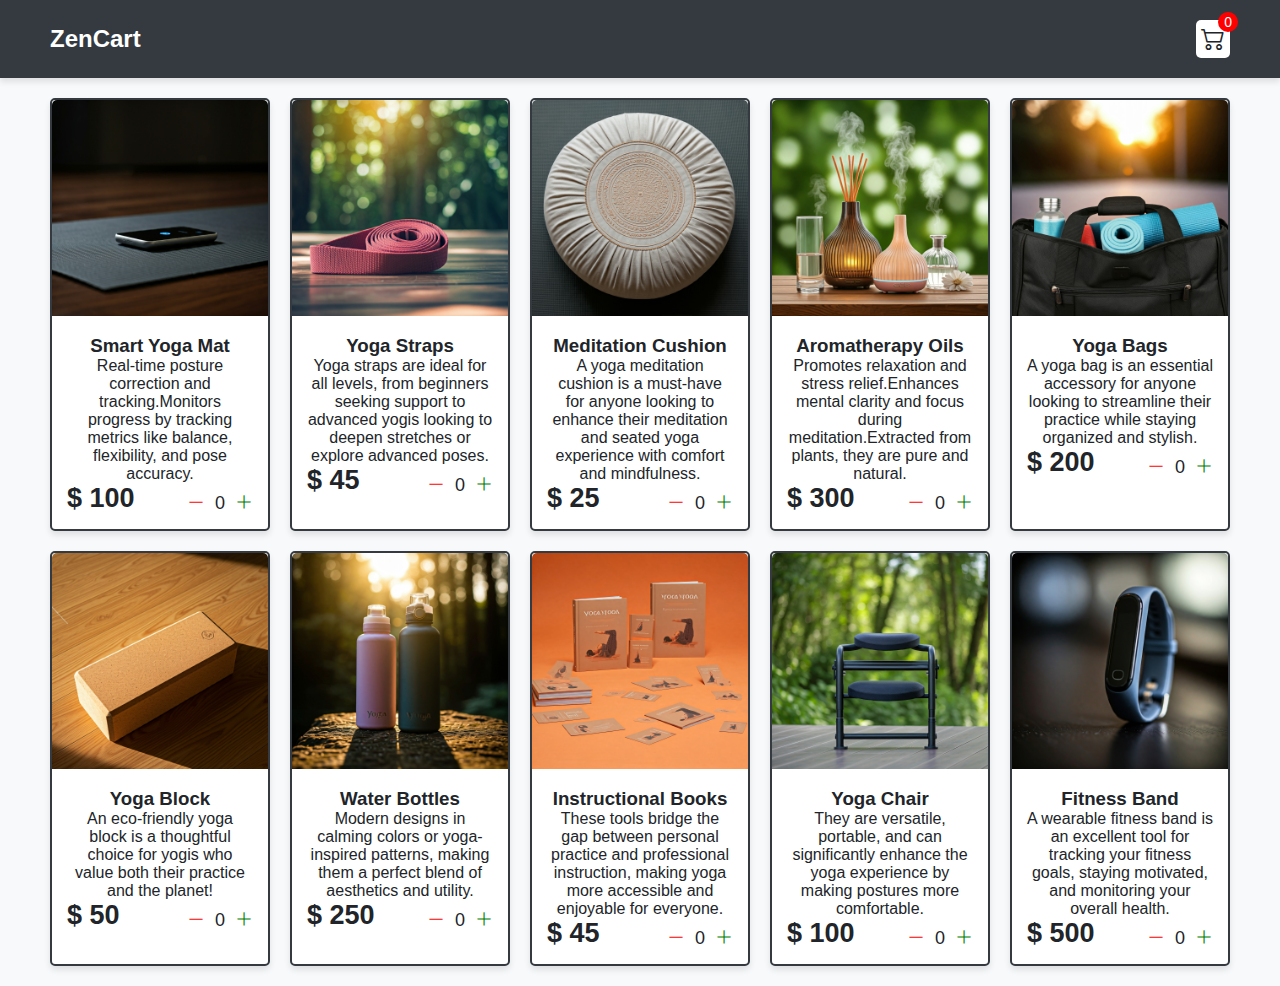
<file: index.html>
<!DOCTYPE html>
<html lang="en">
<head>
    <meta charset="UTF-8">
    <meta name="viewport" content="width=device-width, initial-scale=1.0">
    <title>ZenCart - Yoga Products</title>
    <link rel="stylesheet" href="src/style.css">
    <link rel="stylesheet" href="https://cdn.jsdelivr.net/npm/bootstrap-icons@1.11.3/font/bootstrap-icons.min.css">
</head>
<body>
    <!-- Navbar -->
    <div class="navbar">
        <a href="index.html">
            <h2>ZenCart</h2>
        </a>
        <a href="cart.html">
            <div class="cart">
                <i class="bi bi-cart2"></i>
                <div id="cartAmount" class="cartAmount">0</div>
            </div>
        </a>
    </div>

    <!-- Shop Section -->
    <div class="shop" id="shop">
        <!-- Dynamic Content Will Be Injected Here -->
    </div>
</body>
<script src="src/data.js"></script>
<script src="src/main.js"></script>
</html>
</file>
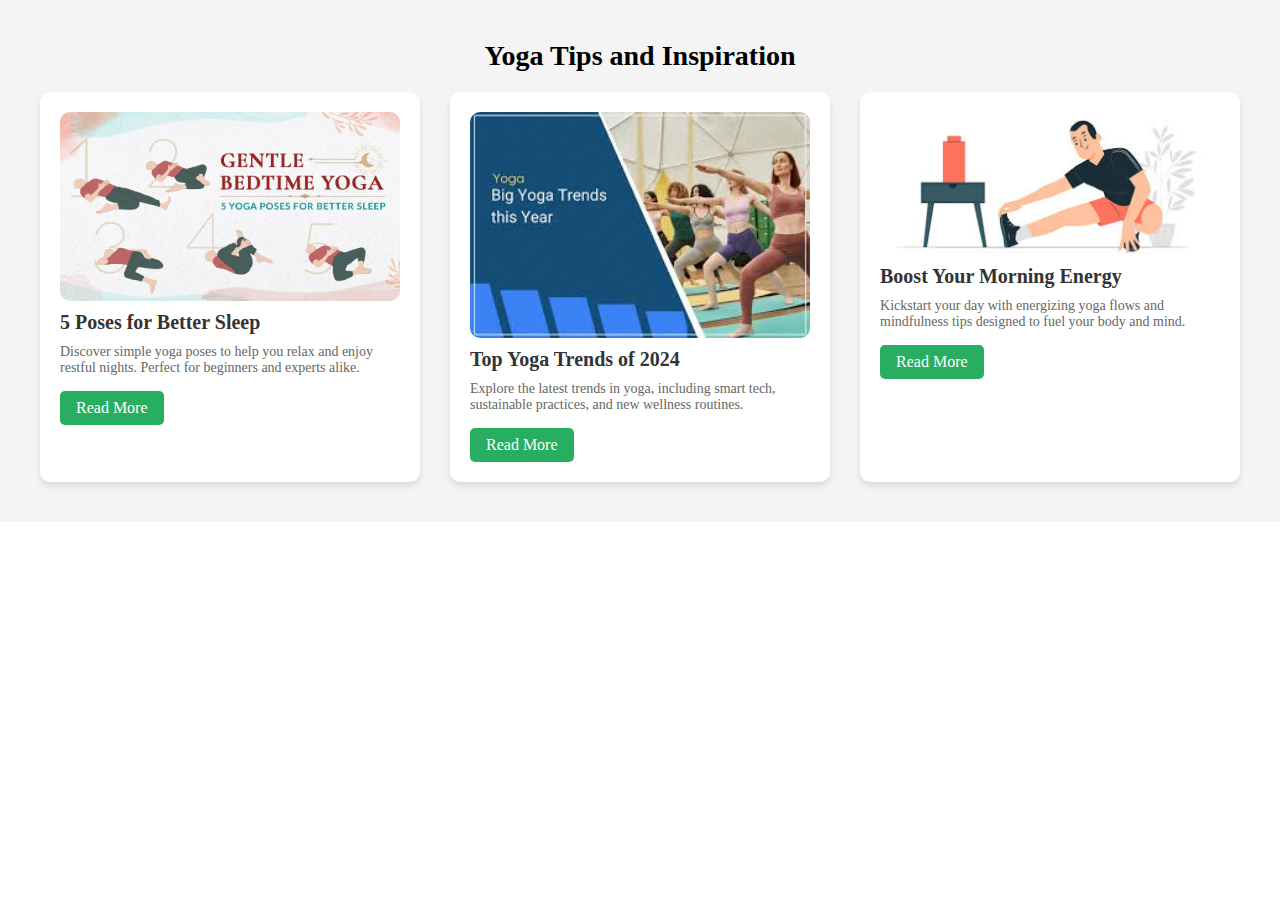
<file: blog.html>
<!DOCTYPE html>
<html lang="en">
<head>
    <meta charset="UTF-8">
    <meta name="viewport" content="width=device-width, initial-scale=1.0">
    <title>ZenCart - Yoga Products</title>
    <link rel="stylesheet" href="src/homestyles.css">
</head>
<body>
    <section class="blog">
        <h2>Yoga Tips and Inspiration</h2>
        <div class="blog-list">
            <div class="blog-item">
                <img src="images/yoga-poses.jpg" alt="5 Poses for Better Sleep">
                <h3>5 Poses for Better Sleep</h3>
                <p>Discover simple yoga poses to help you relax and enjoy restful nights. Perfect for beginners and experts alike.</p>
                <a href="https://www.fitsri.com/articles/yoga-mudra-for-sleep-cure-insomnia?gad_source=1&gclid=CjwKCAiA9IC6BhA3EiwAsbltOJJz8t1J6QTIqH5dwILmuxgK_YsijagUKRQyqWmOS6JWJM881kgH_hoClMsQAvD_BwE" class="btn-small">Read More</a>
            </div>
            <div class="blog-item">
                <img src="images/yoga-trends.jpg" alt="Top Yoga Trends of 2024">
                <h3>Top Yoga Trends of 2024</h3>
                <p>Explore the latest trends in yoga, including smart tech, sustainable practices, and new wellness routines.</p>
                <a href="https://www.swastiyogacenter.com/latest-yoga-trends/" class="btn-small">Read More</a>
            </div>
            <div class="blog-item">
                <img src="images/yoga-morning.jpg" alt="Boost Your Morning Energy">
                <h3>Boost Your Morning Energy</h3>
                <p>Kickstart your day with energizing yoga flows and mindfulness tips designed to fuel your body and mind.</p>
                <a href="https://www.webmd.com/balance/boost-energy" class="btn-small">Read More</a>
            </div>
        </div>
    </section>    
</body>
</html>
</file>
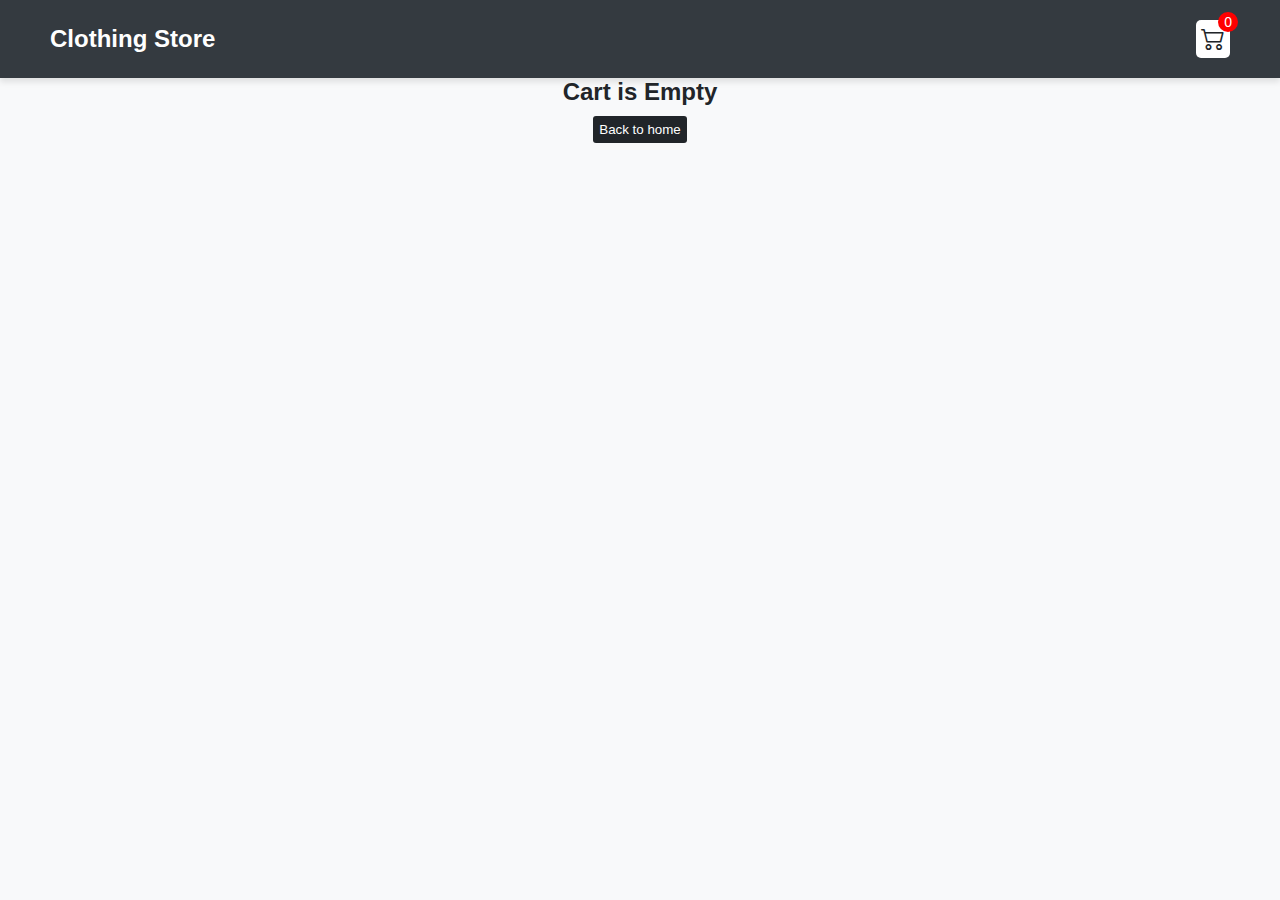
<file: cart.html>
<!DOCTYPE html>
<html lang="en">
<head>
    <meta charset="UTF-8">
    <meta name="viewport" content="width=device-width, initial-scale=1.0">
    <title>Shopping Cart</title>
    <link rel="stylesheet" href="src/style.css">
    <link rel="stylesheet" href="https://cdn.jsdelivr.net/npm/bootstrap-icons@1.11.3/font/bootstrap-icons.min.css">
</head>
<body>
    <div class="navbar">
        <a href="index.html">
        <h2>Clothing Store</h2>
        </a>
    
        <a href="cart.html">
        <div class="cart">
            <i class="bi bi-cart2"></i>
            <div id="cartAmount" class="cartAmount">0</div>
        </div>
        </a>
       </div> 
   
       <div id="label" class="text-center"></div>
       
       <div class="shopping-cart" id="shopping-cart"></div>
</body>       
<script src="src/data.js"></script>
<script src="src/cart.js"></script>
</html>
</file>
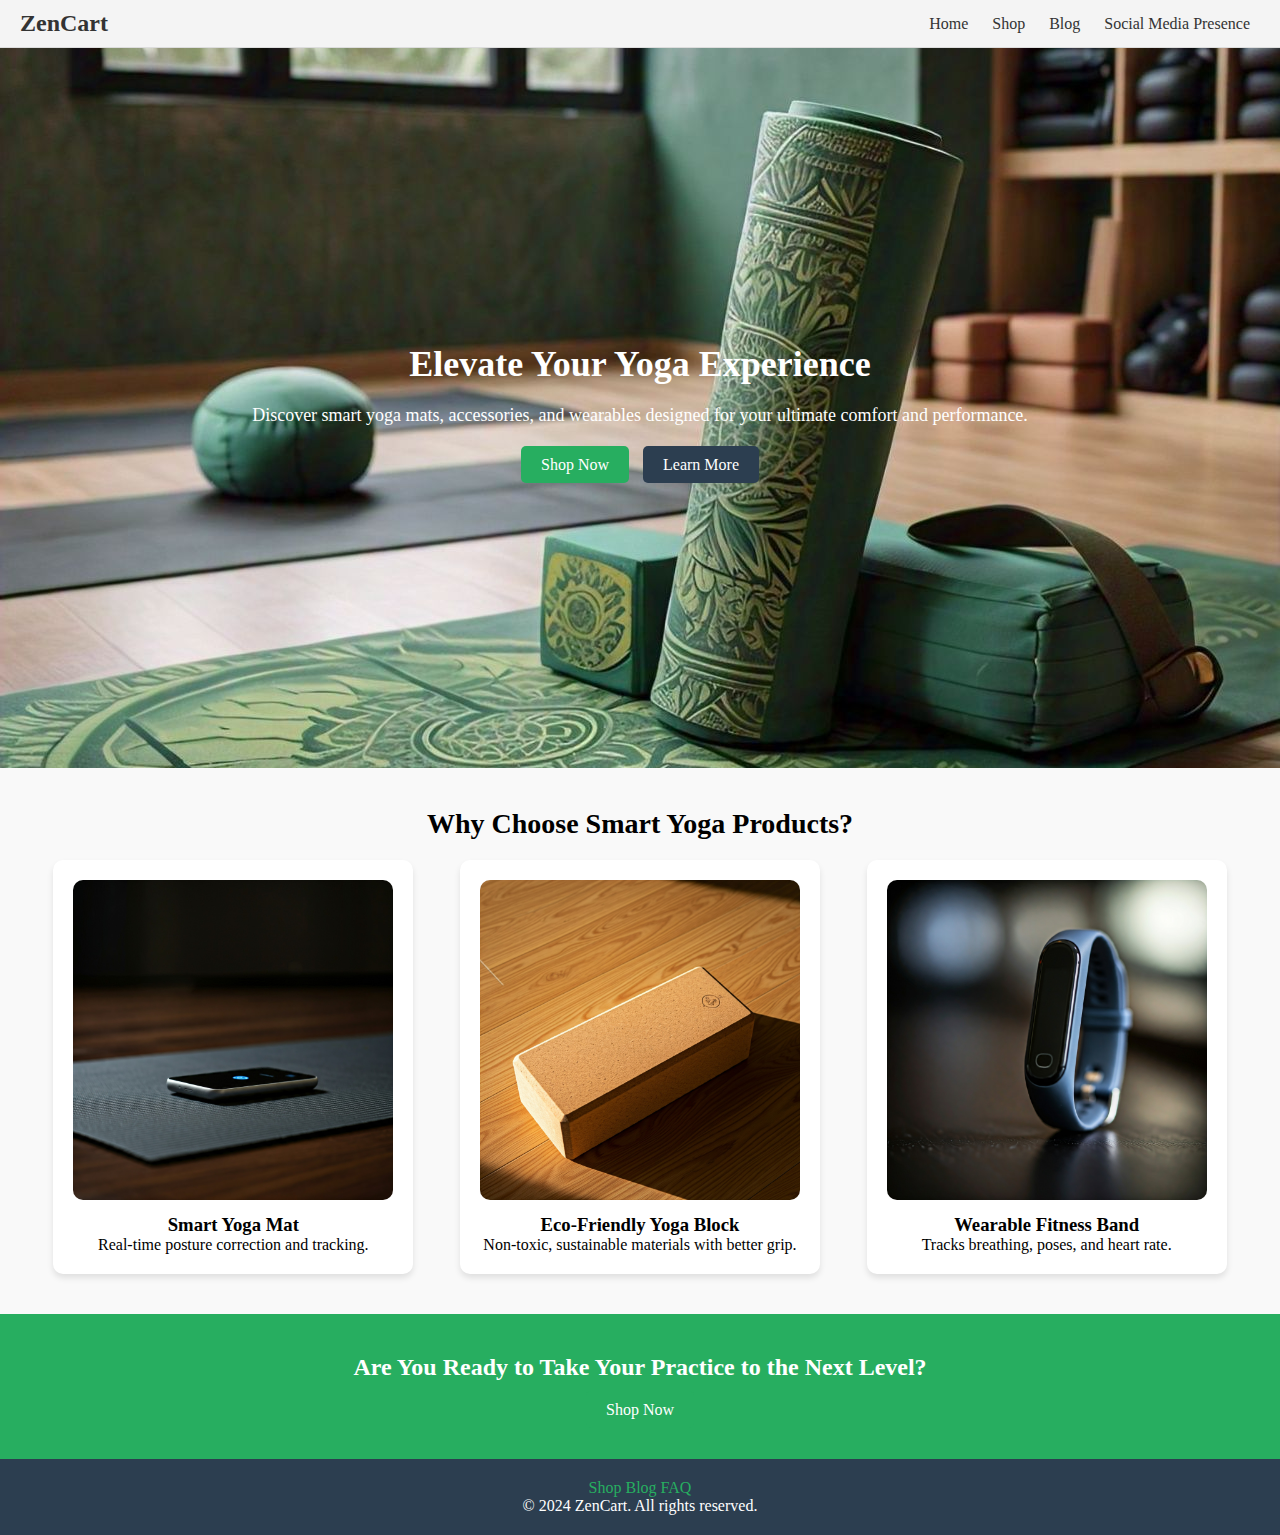
<file: homepage.html>
<!DOCTYPE html>
<html lang="en">
<head>
    <meta charset="UTF-8">
    <meta name="viewport" content="width=device-width, initial-scale=1.0">
    <title>ZenCart - Yoga Products</title>
    <link rel="stylesheet" href="src/homestyles.css">
</head>
<body>
    <!-- Header -->
    <header>
        <div class="logo">ZenCart</div>
        <nav>
            <a href="homepage.html">Home</a>
            <a href="index.html">Shop</a>
            <a href="blog.html">Blog</a>
            <a href="smi.html">Social Media Presence</a>
        </nav>
    </header>

    <!-- Hero Section -->
    <section class="hero">
        <div class="hero-text">
            <h1>Elevate Your Yoga Experience</h1>
            <p>Discover smart yoga mats, accessories, and wearables designed for your ultimate comfort and performance.</p>
            <a href="index.html" class="btn">Shop Now</a>
            <a href="LearnMore.html" class="btn-secondary">Learn More</a>
        </div>
    </section>

    <!-- Products Section -->
    <section class="products">
        <h2>Why Choose Smart Yoga Products?</h2>
        <div class="product-grid">
            <div class="product">
                <img src="./images/yoga-mat.jpg" alt="Smart Yoga Mat">
                <h3>Smart Yoga Mat</h3>
                <p>Real-time posture correction and tracking.</p>
            </div>
            <div class="product">
                <img src="./images/eco-block.jpg" alt="Eco Yoga Block">
                <h3>Eco-Friendly Yoga Block</h3>
                <p>Non-toxic, sustainable materials with better grip.</p>
            </div>
            <div class="product">
                <img src="./images/fitness-band.jpg" alt="Fitness Band">
                <h3>Wearable Fitness Band</h3>
                <p>Tracks breathing, poses, and heart rate.</p>
            </div>
        </div>
    </section>

    <!-- Call to Action -->
    <section class="cta">
        <h2>Are You Ready to Take Your Practice to the Next Level?</h2>
        <a href="index.html" class="btn">Shop Now</a>
    </section>

    <!-- Footer -->
    <footer>
        <div class="footer-links">
            <a href="index.html">Shop</a>
            <a href="blog.html">Blog</a>
            <a href="LearnMore.html">FAQ</a>
        </div>
        <p>&copy; 2024 ZenCart. All rights reserved.</p>
    </footer>
</body>
</html>
</file>
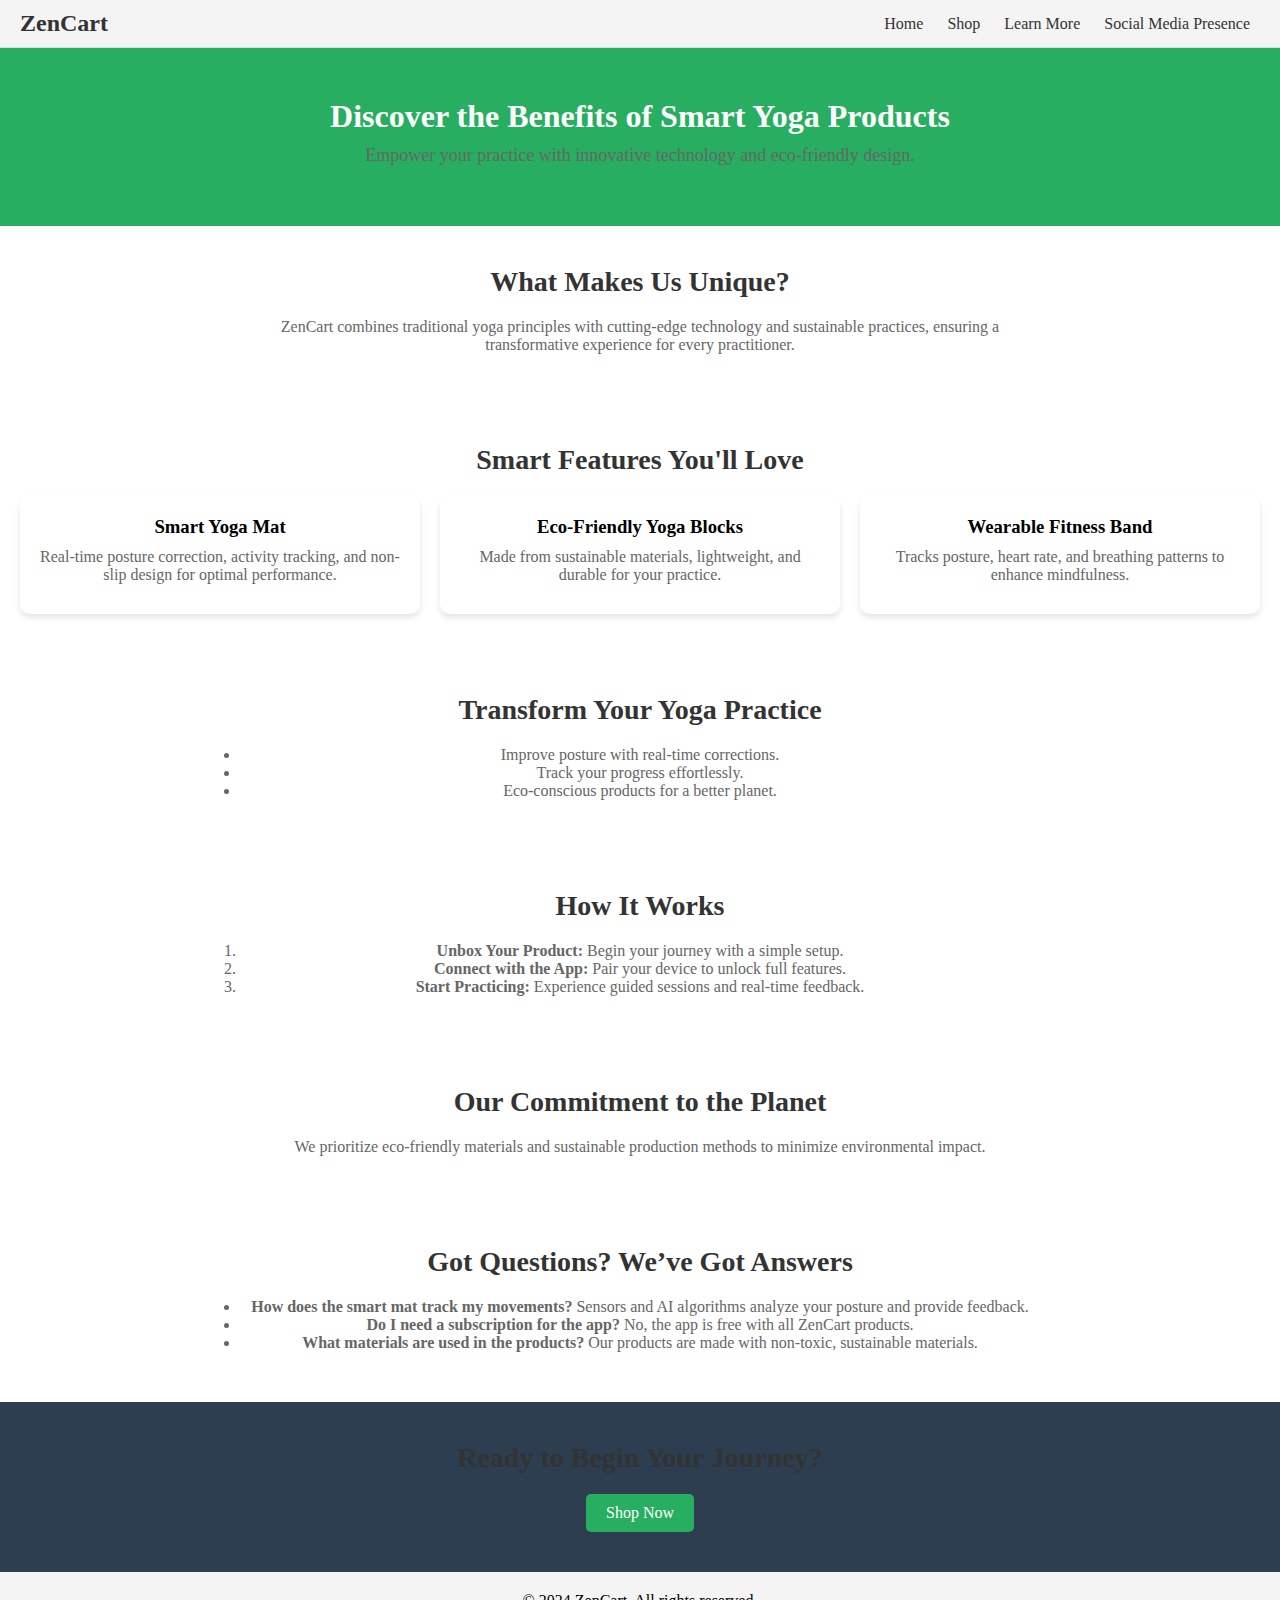
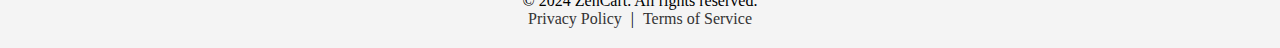
<file: LearnMore.html>
<!DOCTYPE html>
<html lang="en">
<head>
    <meta charset="UTF-8">
    <meta name="viewport" content="width=device-width, initial-scale=1.0">
    <title>Learn More - ZenCart</title>
    <link rel="stylesheet" href="src/LearnMore.css">
</head>
<body>
    <!-- Header -->
    <header>
        <div class="logo">ZenCart</div>
        <nav>
            <a href="homepage.html">Home</a>
            <a href="index.html">Shop</a>
            <a href="LearnMore.html">Learn More</a>
            <a href="smi.html">Social Media Presence</a>
        </nav>
    </header>

    <!-- Hero Section -->
    <section class="hero">
        <h1>Discover the Benefits of Smart Yoga Products</h1>
        <p>Empower your practice with innovative technology and eco-friendly design.</p>
    </section>

    <!-- About Section -->
    <section class="about">
        <h2>What Makes Us Unique?</h2>
        <p>ZenCart combines traditional yoga principles with cutting-edge technology and sustainable practices, ensuring a transformative experience for every practitioner.</p>
    </section>

    <!-- Product Features -->
    <section class="features">
        <h2>Smart Features You'll Love</h2>
        <div class="feature-list">
            <div class="feature-item">
                <h3>Smart Yoga Mat</h3>
                <p>Real-time posture correction, activity tracking, and non-slip design for optimal performance.</p>
            </div>
            <div class="feature-item">
                <h3>Eco-Friendly Yoga Blocks</h3>
                <p>Made from sustainable materials, lightweight, and durable for your practice.</p>
            </div>
            <div class="feature-item">
                <h3>Wearable Fitness Band</h3>
                <p>Tracks posture, heart rate, and breathing patterns to enhance mindfulness.</p>
            </div>
        </div>
    </section>

    <!-- Benefits Section -->
    <section class="benefits">
        <h2>Transform Your Yoga Practice</h2>
        <ul>
            <li>Improve posture with real-time corrections.</li>
            <li>Track your progress effortlessly.</li>
            <li>Eco-conscious products for a better planet.</li>
        </ul>
    </section>

    <!-- How It Works -->
    <section class="how-it-works">
        <h2>How It Works</h2>
        <ol>
            <li><strong>Unbox Your Product:</strong> Begin your journey with a simple setup.</li>
            <li><strong>Connect with the App:</strong> Pair your device to unlock full features.</li>
            <li><strong>Start Practicing:</strong> Experience guided sessions and real-time feedback.</li>
        </ol>
    </section>

    <!-- Sustainability -->
    <section class="sustainability">
        <h2>Our Commitment to the Planet</h2>
        <p>We prioritize eco-friendly materials and sustainable production methods to minimize environmental impact.</p>
    </section>

    <!-- FAQ Section -->
    <section class="faq">
        <h2>Got Questions? We’ve Got Answers</h2>
        <ul>
            <li><strong>How does the smart mat track my movements?</strong> Sensors and AI algorithms analyze your posture and provide feedback.</li>
            <li><strong>Do I need a subscription for the app?</strong> No, the app is free with all ZenCart products.</li>
            <li><strong>What materials are used in the products?</strong> Our products are made with non-toxic, sustainable materials.</li>
        </ul>
    </section>

    <!-- Call to Action -->
    <section class="cta">
        <h2>Ready to Begin Your Journey?</h2>
        <a href="index.html" class="btn">Shop Now</a>
    </section>

    <!-- Footer -->
    <footer>
        <p>&copy; 2024 ZenCart. All rights reserved.</p>
        <nav>
            <a href="#">Privacy Policy</a> | 
            <a href="#">Terms of Service</a>
        </nav>
    </footer>
</body>
</html>
</file>
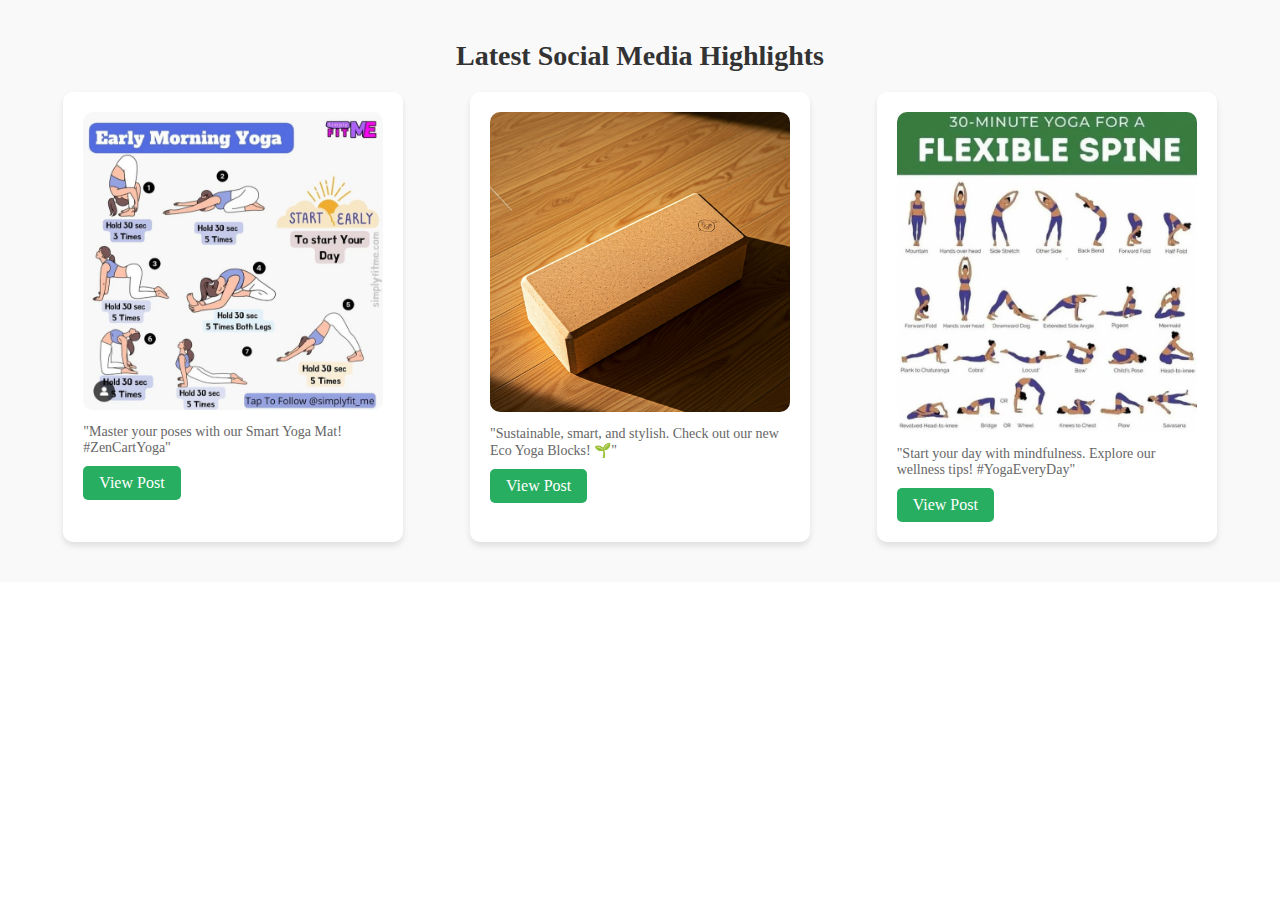
<file: smi.html>
<!DOCTYPE html>
<html lang="en">
<head>
    <meta charset="UTF-8">
    <meta name="viewport" content="width=device-width, initial-scale=1.0">
    <title>ZenCart - Yoga Products</title>
    <link rel="stylesheet" href="src/homestyles.css">
</head>
<body>
    <section class="social-feed">
        <h2>Latest Social Media Highlights</h2>
        <div class="social-posts">
            <div class="post">
                <img src="./images/post1.jpg" alt="Yoga Pose">
                <p>"Master your poses with our Smart Yoga Mat! #ZenCartYoga"</p>
                <a href="https://www.instagram.com/p/C2RW4b1I1uy/?igsh=MWlyaGxrY3RucXJtMg==" target="_blank" class="btn-small">View Post</a>
            </div>
            <div class="post">
                <img src="./images/eco-block.jpg" alt="Eco Yoga Block">
                <p>"Sustainable, smart, and stylish. Check out our new Eco Yoga Blocks! 🌱"</p>
                <a href="https://www.instagram.com/p/C_-f7LlRkx1/?igsh=MXVwaXk0b3dseTlteQ==" target="_blank" class="btn-small">View Post</a>
            </div>
            <div class="post">
                <img src="./images/post3.jpg" alt="Morning Yoga">
                <p>"Start your day with mindfulness. Explore our wellness tips! #YogaEveryDay"</p>
                <a href="https://www.instagram.com/p/C9IOMucPWca/?igsh=YjVqdXhpYnkxbjFz" target="_blank" class="btn-small">View Post</a>
            </div>
        </div>
    </section>    
</body>
</html>
</file>
<file: src/style.css>
/* General Reset */
* {
    margin: 0;
    padding: 0;
    box-sizing: border-box;
}
body {
    font-family: sans-serif;
    background-color: #f8f9fa;
    color: #212529;
}

/* Navbar */
.navbar {
    display: flex;
    justify-content: space-between;
    align-items: center;
    background-color: #343a40;
    color: white;
    padding: 20px 50px;
    box-shadow: 0 4px 6px rgba(0, 0, 0, 0.1);
}
.navbar h2 {
    font-size: 24px;
    font-weight: bold;
}
.navbar a {
    text-decoration: none;
    color: white;
}

/* Cart */
.cart {
    position: relative;
    background-color: #ffffff;
    color: #212529;
    font-size: 24px;
    padding: 5px;
    border-radius: 5px;
}
.cartAmount {
    position: absolute;
    top: -8px;
    right: -8px;
    font-size: 14px;
    background-color: red;
    color: white;
    padding: 2px 6px;
    border-radius: 50%;
}

/* Hero Section */
.hero {
    background-color: #6c757d;
    color: white;
    text-align: center;
    padding: 50px 20px;
    margin-bottom: 30px;
    border-radius: 10px;
}
.hero h1 {
    font-size: 32px;
    margin-bottom: 10px;
}
.hero p {
    font-size: 18px;
    margin-bottom: 0;
}

/* Shop Section */
.shop {
    display: grid;
    grid-template-columns: repeat(auto-fit, minmax(200px, 1fr));
    gap: 20px;
    padding: 20px 50px;
}
.item {
    border: 2px solid #343a40;
    border-radius: 5px;
    background-color: white;
    box-shadow: 0 4px 6px rgba(0, 0, 0, 0.1);
}
.item img {
    width: 100%;
    border-radius: 5px 5px 0 0;
}
.details {
    padding: 15px;
    text-align: center;
}
.price-quantity {
    display: flex;
    justify-content: space-between;
    align-items: center;
    font-size: 18px;
}
.buttons {
    display: flex;
    justify-content: space-between;
    gap: 10px;
    margin-top: 10px;
}
.bi-dash-lg {
    color: red;
}
.bi-plus-lg {
    color: green;
}

/* Responsive Design */
@media (max-width: 768px) {
    .navbar {
        padding: 10px 30px;
    }
    .hero {
        padding: 30px 10px;
    }
    .shop {
        padding: 10px;
    }
}
/**
* ! style rules for lable and some buttons
**/
.text-center{
    text-align: center;
    margin-bottom: 20px;
}
.HomeBtn, .checkout, .removeAll {
    background-color: #212529;
    color: white;
    border: none;
    padding: 6px;
    border-radius: 3px;
    cursor: pointer;
    margin-top: 10px;
}
.checkout {
    background-color: green;
}
.removeAll {
    background-color: red;
}
.bi-x-lg {
    color: red;
    font-weight: bold;
}
/**
* ! style rules for lable and some buttons
**/
.text-center{
    text-align: center;
    margin-bottom: 20px;
}
.HomeBtn, .checkout, .removeAll {
    background-color: #212529;
    color: white;
    border: none;
    padding: 6px;
    border-radius: 3px;
    cursor: pointer;
    margin-top: 10px;
}
.checkout {
    background-color: green;
}
.removeAll {
    background-color: red;
}
.bi-x-lg {
    color: red;
    font-weight: bold;
}
/**
* ! Style rules for shopping-cart
**/
.shopping-cart {
    display: grid;
    grid-template-columns: repeat(1, 320px);
    justify-content: center;
    gap: 15px;
    margin-bottom: 50px;
}
/**
* ! Style rules for cart-item
**/
.cart-item {
    border: 2px solid #212529;
    border-radius: 5px;
    display: flex;
}
.title-price-x {
    width: 195px;
    display: flex;
    align-items: center;
    justify-content: space-between;
}
.title-price {
    display: flex;
    align-items: center;
    gap: 10px;
}
.cart-item-price {
    background-color: #212529;
    color: white;
    border-radius: 4px;
    padding: 3px 6px;
}
</file>
<file: src/homestyles.css>
/* General Reset */
* {
    margin: 0;
    padding: 0;
    box-sizing: border-box;
}

/* Header */
header {
    display: flex;
    justify-content: space-between;
    align-items: center;
    padding: 10px 20px;
    background-color: #f4f4f4;
    border-bottom: 1px solid #ddd;
}

header .logo {
    font-size: 24px;
    font-weight: bold;
    color: #333;
}

header nav a {
    margin: 0 10px;
    text-decoration: none;
    color: #333;
}

header .cart {
    font-size: 16px;
    color: #333;
}

/* Hero Section */
.hero {
    background: url('/images/home-img.jpg') no-repeat center center/cover;
    height: 80vh;
    display: flex;
    align-items: center;
    justify-content: center;
    text-align: center;
    color: #fff;
    padding: 20px;
}

.hero-text h1 {
    font-size: 36px;
    margin-bottom: 20px;
}

.hero-text p {
    font-size: 18px;
    margin-bottom: 30px;
}
.btn, .btn-secondary {
    text-decoration: none;
    padding: 10px 20px;
    font-size: 16px;
    margin: 5px;
    border-radius: 5px;
    color: #fff;
}

.btn {
    background-color: #27ae60;
}

.btn-secondary {
    background-color: #2c3e50;
}

/* Products Section */
.products {
    padding: 40px;
    text-align: center;
    background-color: #f9f9f9;
}

.products h2 {
    font-size: 28px;
    margin-bottom: 20px;
}

.product-grid {
    display: flex;
    justify-content: space-around;
    gap: 20px;
}

.product {
    background-color: #fff;
    padding: 20px;
    border-radius: 10px;
    text-align: center;
    width: 30%;
    box-shadow: 0 4px 6px rgba(0, 0, 0, 0.1);
}

.product img {
    max-width: 100%;
    border-radius: 10px;
    margin-bottom: 10px;
}

.btn-small {
    background-color: #27ae60;
    color: #fff;
    text-decoration: none;
    padding: 8px 16px;
    border-radius: 5px;
    display: inline-block;
}

/* CTA Section */
.cta {
    background-color: #27ae60;
    color: #fff;
    padding: 40px 20px;
    text-align: center;
}

.cta h2 {
    font-size: 24px;
    margin-bottom: 20px;
}

/* Footer */
footer {
    background-color: #2c3e50;
    color: #fff;
    padding: 20px;
    text-align: center;
}

footer a {
    color: #27ae60;
    text-decoration: none;
}
/* Blog Section */
.blog {
    padding: 40px;
    background-color: #f4f4f4;
    text-align: center;
}

.blog h2 {
    font-size: 28px;
    margin-bottom: 20px;
}

.blog-list {
    display: flex;
    flex-wrap: wrap;
    justify-content: space-between;
    gap: 20px;
}

.blog-item {
    background-color: #fff;
    padding: 20px;
    border-radius: 10px;
    text-align: left;
    width: calc(33.33% - 20px);
    box-shadow: 0 4px 6px rgba(0, 0, 0, 0.1);
    display: flex;
    flex-direction: column;
    align-items: flex-start;
}

.blog-item img {
    width: 100%;
    border-radius: 10px;
    margin-bottom: 10px;
}

.blog-item h3 {
    font-size: 20px;
    margin-bottom: 10px;
    color: #333;
}

.blog-item p {
    font-size: 14px;
    color: #666;
    margin-bottom: 15px;
}

.blog-item .btn-small {
    align-self: flex-start;
    background-color: #27ae60;
    color: #fff;
    text-decoration: none;
    padding: 8px 16px;
    border-radius: 5px;
}

/* Responsive Design for Blog Section */
@media (max-width: 768px) {
    .blog-item {
        width: calc(50% - 20px);
    }
}

@media (max-width: 480px) {
    .blog-item {
        width: 100%;
    }
}
/* Social Media Feed */
.social-feed {
    padding: 40px;
    background-color: #f9f9f9;
    text-align: center;
}

.social-feed h2 {
    font-size: 28px;
    margin-bottom: 20px;
    color: #333;
}

/* For Embedded Instagram Feed */
.instagram-feed iframe {
    margin: 10px;
    border-radius: 10px;
    box-shadow: 0 4px 6px rgba(0, 0, 0, 0.1);
}

/* For Custom Social Media Posts */
.social-posts {
    display: flex;
    justify-content: space-around;
    flex-wrap: wrap;
    gap: 20px;
}

.post {
    background-color: #fff;
    padding: 20px;
    border-radius: 10px;
    text-align: left;
    width: calc(30% - 20px);
    box-shadow: 0 4px 6px rgba(0, 0, 0, 0.1);
}

.post img {
    width: 100%;
    border-radius: 10px;
    margin-bottom: 10px;
}

.post p {
    font-size: 14px;
    color: #666;
    margin-bottom: 10px;
}

.post .btn-small {
    background-color: #27ae60;
    color: #fff;
    text-decoration: none;
    padding: 8px 16px;
    border-radius: 5px;
}
</file>
<file: src/LearnMore.css>
/* General Reset */
* {
    margin: 0;
    padding: 0;
    box-sizing: border-box;
}

/* Header */
header {
    background-color: #f4f4f4;
    display: flex;
    justify-content: space-between;
    align-items: center;
    padding: 10px 20px;
    border-bottom: 1px solid #ddd;
}

header .logo {
    font-size: 24px;
    font-weight: bold;
    color: #333;
}

header nav a {
    margin: 0 10px;
    text-decoration: none;
    color: #333;
}

/* Hero Section */
.hero {
    background-color: #27ae60;
    color: #fff;
    text-align: center;
    padding: 50px 20px;
}

.hero h1 {
    font-size: 32px;
    margin-bottom: 10px;
}

.hero p {
    font-size: 18px;
}

/* Section Styles */
section {
    padding: 40px 20px;
    text-align: center;
}

section h2 {
    font-size: 28px;
    margin-bottom: 20px;
    color: #333;
}

section p, ul, ol {
    font-size: 16px;
    color: #666;
    margin: 10px auto;
    max-width: 800px;
}

/* Features */
.feature-list {
    display: flex;
    justify-content: space-between;
    flex-wrap: wrap;
    gap: 20px;
}

.feature-item {
    background-color: #fff;
    padding: 20px;
    border-radius: 10px;
    box-shadow: 0 4px 6px rgba(0, 0, 0, 0.1);
    flex: 1 1 calc(30% - 20px);
}

/* Call to Action */
.cta {
    background-color: #2c3e50;
    color: #fff;
    padding: 40px 20px;
    text-align: center;
}

.cta .btn {
    background-color: #27ae60;
    color: #fff;
    text-decoration: none;
    padding: 10px 20px;
    border-radius: 5px;
    display: inline-block;
}

/* Footer */
footer {
    background-color: #f4f4f4;
    padding: 20px;
    text-align: center;
}

footer nav a {
    text-decoration: none;
    color: #333;
    margin: 0 5px;
}
</file>
